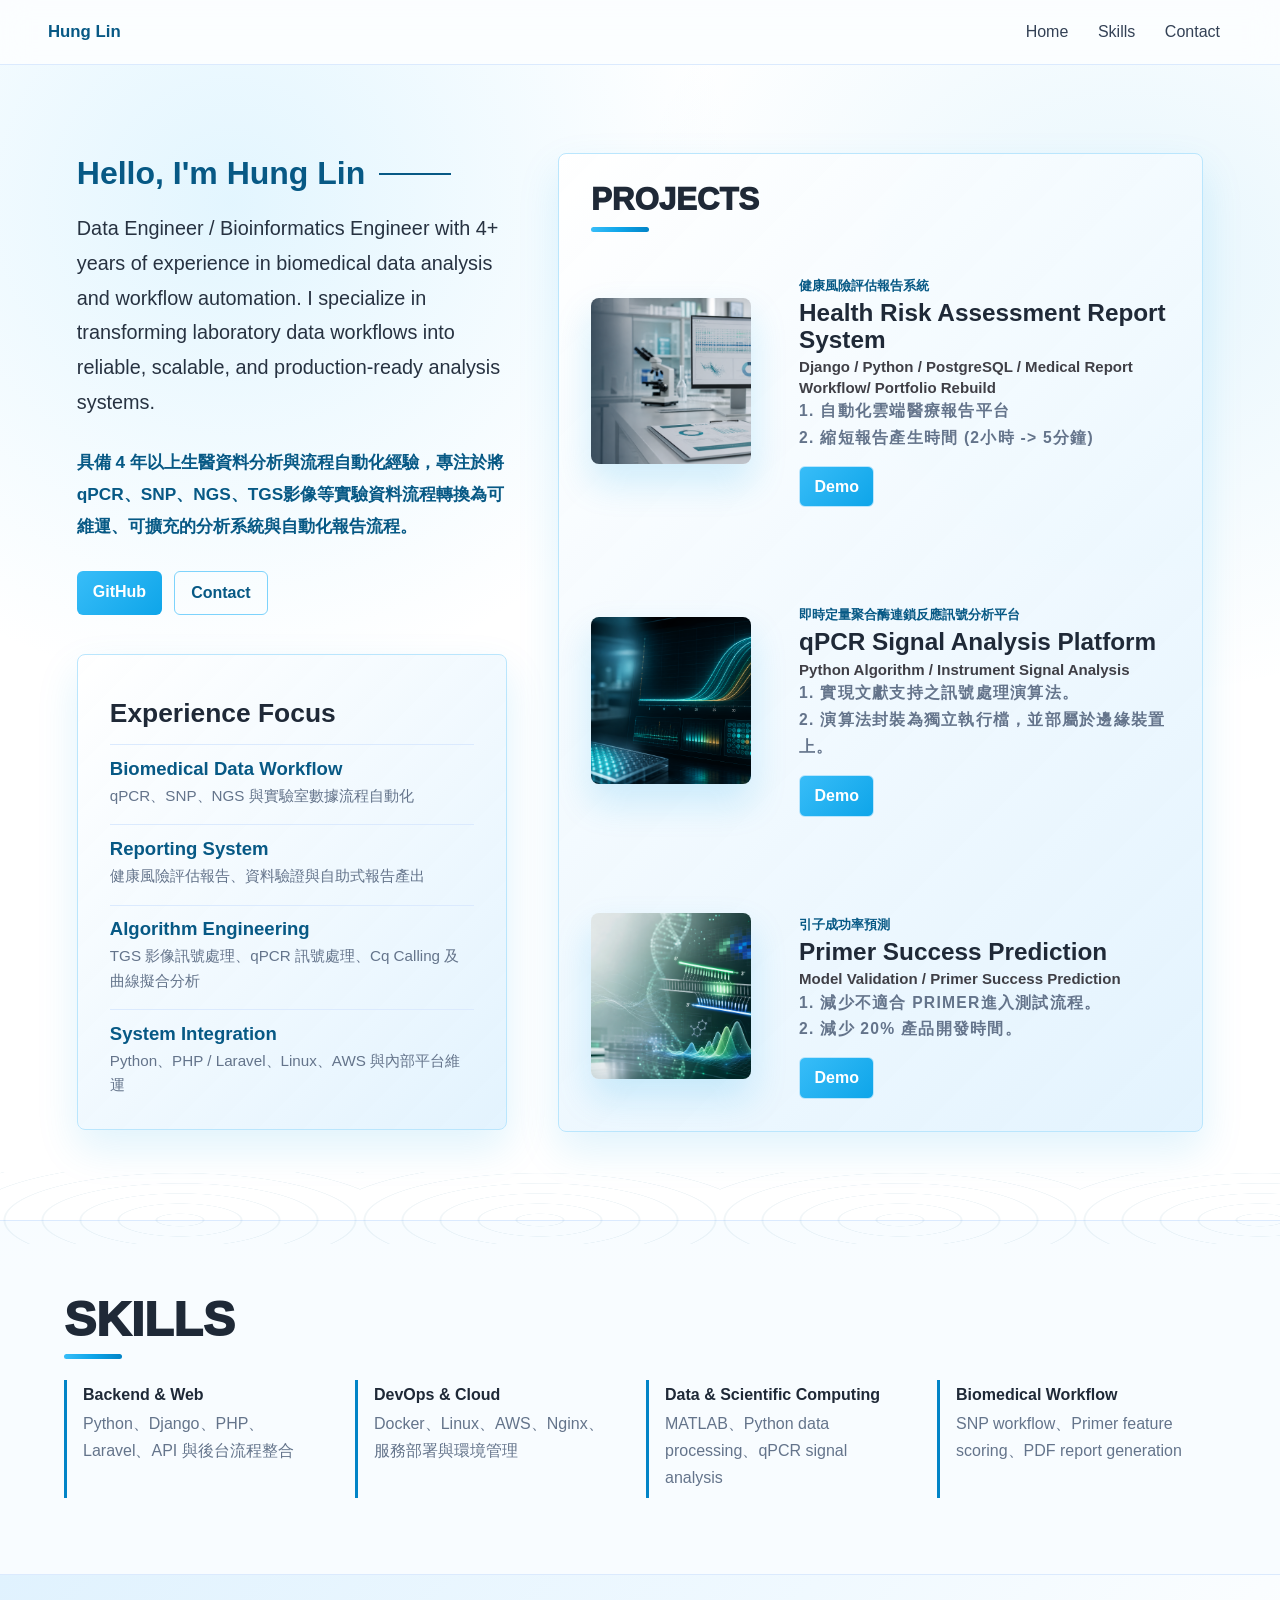
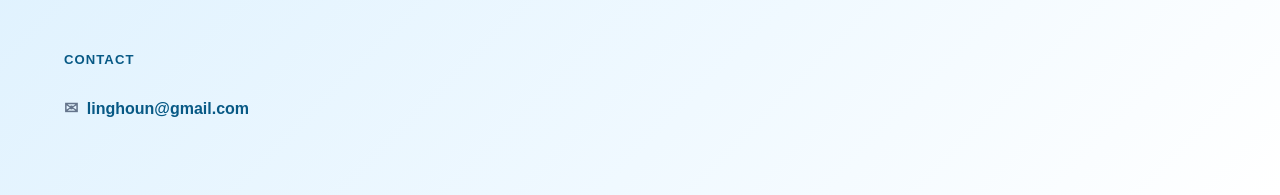
<file: sites/portfolio/index.html>
<!doctype html>
<html lang="zh-Hant">
  <head>
    <meta charset="utf-8">
    <meta name="viewport" content="width=device-width, initial-scale=1">
    <title>Hung Lin | Portfolio</title>
    <link rel="stylesheet" href="styles.css?v=20260610-hero-projects">
  </head>
  <body>
    <header class="topbar">
      <a class="brand" href="#top">Hung Lin</a>
      <nav aria-label="Portfolio navigation">
        <a href="#about">Home</a>
        <a href="#skills">Skills</a>
        <a href="#contact">Contact</a>
      </nav>
    </header>

    <main id="top">
      <section class="hero" id="about">
        <div class="hero-copy">
          <p class="intro-line">Hello, I'm Hung Lin</p>
          <span class="intro-en">Data Engineer / Bioinformatics Engineer with 4+ years of experience in biomedical data analysis and workflow automation. I specialize in transforming laboratory data workflows into reliable, scalable, and production-ready analysis systems.</span>
          <span class="intro-zh">具備 4 年以上生醫資料分析與流程自動化經驗，專注於將 qPCR、SNP、NGS、TGS影像等實驗資料流程轉換為可維運、可擴充的分析系統與自動化報告流程。</span>
          <div class="hero-actions">
            <a class="primary" href="https://github.com/pingkitaooji/portfolio" target="_blank" rel="noreferrer">GitHub</a>
            <a class="secondary" href="#contact">Contact</a>
          </div>
          <section class="profile-panel focus-panel" aria-label="Experience focus">
            <h1>Experience Focus</h1>
            <div class="profile-list">
              <div><strong>Biomedical Data Workflow</strong><small>qPCR、SNP、NGS 與實驗室數據流程自動化</small></div>
              <div><strong>Reporting System</strong><small>健康風險評估報告、資料驗證與自助式報告產出</small></div>
              <div><strong>Algorithm Engineering</strong><small>TGS 影像訊號處理、qPCR 訊號處理、Cq Calling 及曲線擬合分析</small></div>
              <div><strong>System Integration</strong><small>Python、PHP / Laravel、Linux、AWS 與內部平台維運</small></div>
            </div>
          </section>
        </div>

        <aside class="project-panel" id="projects" aria-label="Featured projects">
          <div class="experience-head">
            <h2>PROJECTS</h2>
          </div>
          <div class="experience-list hero-project-list">
            <article class="experience-item" id="health-risk">
              <img class="project-visual" src="assets/medical-genetics-hero.png" alt="健康風險評估報告系統示意圖">
              <div class="experience-copy">
                <span>健康風險評估報告系統</span>
                <h3>Health Risk Assessment Report System</h3>
                <strong>Django / Python / PostgreSQL / Medical Report Workflow/ Portfolio Rebuild</strong>
                <p>1. 自動化雲端醫療報告平台</p>
                <p>2. 縮短報告產生時間 (2小時 -> 5分鐘)</p>
                <div class="project-links">
                  <a class="site-link" href="https://health.hunglin-dev.com" data-local-url="http://127.0.0.1:8000/login/">Demo</a>
                </div>
              </div>
            </article>

            <article class="experience-item" id="cqcalling">
              <img class="project-visual" src="assets/cqcalling-hero.png" alt="CqCalling qPCR 訊號分析示意圖">
              <div class="experience-copy">
                <span>即時定量聚合酶連鎖反應訊號分析平台</span>
                <h3>qPCR Signal Analysis Platform</h3>
                <strong>Python Algorithm / Instrument Signal Analysis</strong>
                <p>1. 實現文獻支持之訊號處理演算法。</p>
                <p>2. 演算法封裝為獨立執行檔，並部屬於邊緣裝置上。</p>
                <div class="project-links">
                  <a class="site-link" href="https://cqcalling.hunglin-dev.com" data-local-url="http://127.0.0.1:8002/">Demo</a>
                </div>
              </div>
            </article>

            <article class="experience-item" id="primerqc">
              <img class="project-visual" src="assets/primerqc-hero.png" alt="PrimerQC primer 預測模型示意圖">
              <div class="experience-copy">
                <span>引子成功率預測</span>
                <h3>Primer Success Prediction</h3>
                <strong>Model Validation / Primer Success Prediction</strong>
                <p>1. 減少不適合 primer進入測試流程。</p>
                <p>2. 減少 20% 產品開發時間。</p>
                <div class="project-links">
                  <a class="site-link" href="https://primerqc.hunglin-dev.com" data-local-url="http://127.0.0.1:8003/">Demo</a>
                </div>
              </div>
            </article>
          </div>
        </aside>
      </section>

      <section id="skills" class="section split">
        <div class="section-head skills-head">
          <h2>SKILLS</h2>
        </div>
        <div class="skill-list">
          <div><strong>Backend & Web</strong><span>Python、Django、PHP、Laravel、API 與後台流程整合</span></div>
          <div><strong>DevOps & Cloud</strong><span>Docker、Linux、AWS、Nginx、服務部署與環境管理</span></div>
          <div><strong>Data & Scientific Computing</strong><span>MATLAB、Python data processing、qPCR signal analysis</span></div>
          <div><strong>Biomedical Workflow</strong><span>SNP workflow、Primer feature scoring、PDF report generation</span></div>
        </div>
      </section>

      <section id="contact" class="section contact">
        <p>Contact</p>

        <a class="mail-button" href="https://mail.google.com/mail/?view=cm&fs=1&to=linghoun@gmail.com&su=Portfolio%20Contact" target="_blank" rel="noreferrer" aria-label="Email linghoun@gmail.com">
          <span aria-hidden="true">✉</span>
          <strong>linghoun@gmail.com</strong>
        </a>
      </section>
    </main>
    <script src="dev-links.js"></script>
  </body>
</html>
</file>
<file: sites/portfolio/styles.css>
:root {
  --ink: #1f2937;
  --muted: #64748b;
  --line: #dbeafe;
  --surface: #ffffff;
  --teal: #38bdf8;
  --teal-dark: #075985;
  --blue: #0ea5e9;
  --amber: #7dd3fc;
  --coral: #0284c7;
  --soft: #f5fbff;
  --content-width: 100%;
  font-family: "Segoe UI", "Noto Sans TC", Arial, sans-serif;
}

* {
  box-sizing: border-box;
}

html {
  scroll-behavior: smooth;
}

body {
  margin: 0;
  background:
    linear-gradient(180deg, #e0f2fe 0%, #f5fbff 42%, #ffffff 100%);
  color: var(--ink);
}

a {
  color: inherit;
}

.topbar {
  align-items: center;
  backdrop-filter: blur(14px);
  background: rgba(255, 255, 255, 0.86);
  border-bottom: 1px solid var(--line);
  display: flex;
  justify-content: space-between;
  left: 0;
  padding: 0.9rem clamp(1rem, 4vw, 3rem);
  position: sticky;
  right: 0;
  top: 0;
  z-index: 10;
}

.brand {
  color: var(--teal-dark);
  font-size: 1.05rem;
  font-weight: 800;
  text-decoration: none;
}

nav {
  display: flex;
  gap: 0.35rem;
}

nav a {
  border-radius: 6px;
  color: #334155;
  padding: 0.55rem 0.75rem;
  text-decoration: none;
}

nav a:hover {
  background: #e0f2fe;
  color: var(--teal-dark);
}

.hero {
  align-items: center;
  background:
    radial-gradient(ellipse at 18% 12%, rgba(125, 211, 252, 0.22), transparent 34%),
    radial-gradient(ellipse at 88% 18%, rgba(14, 165, 233, 0.1), transparent 32%),
    #ffffff;
  border-bottom: 0;
  color: var(--ink);
  display: grid;
  gap: clamp(1.5rem, 4vw, 4.5rem);
  grid-template-columns: minmax(0, 0.4fr) minmax(0, 0.6fr);
  margin-inline: auto;
  min-height: 66vh;
  padding-inline: clamp(1.5rem, 6vw, 6rem);
  padding-block: clamp(3rem, 7vw, 5.5rem);
  position: relative;
  width: var(--content-width);
}

.hero::after {
  background:
    repeating-radial-gradient(ellipse at center, transparent 0 22px, rgba(7, 89, 133, 0.16) 23px 24px, transparent 25px 38px);
  background-size: 360px 96px;
  bottom: -1.5rem;
  content: "";
  height: 72px;
  left: 0;
  opacity: 0.35;
  pointer-events: none;
  position: absolute;
  right: 0;
}

.hero-copy {
  max-width: none;
}

.hero p,
.section-head p,
.contact p {
  color: var(--teal);
  font-size: 0.82rem;
  font-weight: 800;
  letter-spacing: 0.08em;
  margin: 0 0 0.65rem;
  text-transform: uppercase;
}

.hero .intro-line {
  align-items: center;
  color: var(--teal-dark);
  display: flex;
  gap: 0.85rem;
  letter-spacing: 0;
  text-transform: none;
  font-size: 2rem;
}

.hero .intro-line::after {
  background: currentColor;
  content: "";
  display: inline-block;
  height: 2px;
  width: 72px;
}

.hero h1,
.hero h2 {
  font-size: clamp(2rem, 4.8vw, 4.1rem);
  line-height: 1.1;
  margin: 0;
  max-width: 940px;
}

.hero span {
  color: var(--muted);
  display: block;
  font-size: 1.08rem;
  line-height: 1.8;
  margin-top: 1.2rem;
  max-width: 720px;
}

.hero .intro-en {
  color: #273241;
  font-size: clamp(1.05rem, 1.55vw, 1.3rem);
  line-height: 1.75;
  max-width: 820px;
}

.hero .intro-zh {
  color: var(--teal-dark);
  font-size: clamp(1rem, 1.35vw, 1.16rem);
  font-weight: 800;
  line-height: 1.85;
  margin-top: 1.7rem;
  max-width: 820px;
}

.hero-actions {
  display: flex;
  flex-wrap: wrap;
  gap: 0.75rem;
  margin-top: 1.8rem;
}

.hero-actions a,
.project a {
  border-radius: 6px;
  font-weight: 800;
  padding: 0.75rem 1rem;
  text-decoration: none;
}

.primary {
  background: linear-gradient(135deg, var(--teal), var(--blue));
  color: #fff;
}

.secondary {
  border: 1px solid #7dd3fc;
  color: var(--teal-dark);
}

.profile-panel,
.project-panel,
.focus-panel {
  align-self: stretch;
  background:
    linear-gradient(135deg, rgba(255, 255, 255, 0.98), rgba(224, 242, 254, 0.9));
  border: 1px solid #bae6fd;
  border-radius: 8px;
  box-shadow: 0 18px 42px rgba(14, 165, 233, 0.13);
  color: var(--ink);
  justify-self: start;
  max-width: none;
  padding: clamp(1.25rem, 3vw, 2rem);
  width: 100%;
}

.profile-panel > span {
  color: var(--teal);
  font-size: clamp(0.95rem, 1.2vw, 1.1rem);
  font-weight: 900;
  letter-spacing: 0.08em;
  text-transform: uppercase;
}

.profile-panel h1,
.profile-panel h2,
.project-panel h1,
.focus-panel h2 {
  font-size: clamp(0.95rem, 2.8vw, 1.65rem);
  line-height: 1.15;
  margin: 0.7rem 0 1rem;
}

.project-panel h1,
.focus-panel h2 {
  color: var(--teal-dark);
  letter-spacing: 0.08em;
}

.project-mini-list,
.profile-list {
  display: grid;
  gap: 1rem;
}

.project-mini-list {
  gap: 1.15rem;
}

.project-mini-card {
  align-items: stretch;
  border: 1px solid var(--line);
  border-radius: 8px;
  color: inherit;
  display: grid;
  gap: 1rem;
  grid-template-columns: minmax(150px, 0.42fr) minmax(0, 1fr);
  overflow: hidden;
  text-decoration: none;
  transition: border-color 160ms ease, box-shadow 160ms ease, transform 160ms ease;
}

.project-mini-card img {
  display: block;
  height: 100%;
  min-height: 150px;
  object-fit: cover;
  width: 100%;
}

.project-mini-card span,
.project-mini-card strong,
.project-mini-card small {
  display: block;
}

.project-mini-card span {
  color: var(--teal-dark);
  font-size: 0.78rem;
  font-weight: 950;
  letter-spacing: 0.04em;
  text-transform: uppercase;
}

.project-mini-card strong {
  color: var(--ink);
  font-size: clamp(1rem, 1.35vw, 1.18rem);
  line-height: 1.25;
  margin-top: 0.25rem;
}

.project-mini-card small,
.project-mini-card p {
  color: var(--muted);
  line-height: 1.45;
}

.project-mini-card small {
  margin: 0.35rem 0 0;
}

.project-mini-card p {
  font-size: 0.95rem;
  margin: 0.55rem 0 0;
}

.project-mini-card > div {
  align-self: center;
  padding: 1rem 1rem 1rem 0;
}

.project-mini-card:hover {
  border-color: #7dd3fc;
  box-shadow: 0 12px 28px rgba(14, 165, 233, 0.12);
  transform: translateY(-1px);
}

.project-mini-card:hover strong {
  color: var(--teal-dark);
}

.project-panel .experience-head {
  margin-bottom: 1.4rem;
  text-align: left;
}

.project-panel .experience-head h2 {
  font-size: clamp(0.95rem, 3.8vw, 1.95rem);
}

.project-panel .experience-head h2::after {
  margin-left: 0;
  margin-right: 0;
}

.hero-project-list {
  gap: clamp(1.4rem, 3vw, 2.4rem);
}

.hero-project-list .experience-item,
.hero-project-list .experience-item.reverse {
  align-items: center;
  grid-template-columns: minmax(160px, 0.42fr) minmax(0, 1fr);
}

.hero-project-list .project-visual {
  height: clamp(140px, 13vw, 190px);
}

.hero-project-list .experience-copy {
  text-align: left;
}

.hero-project-list .experience-copy p {
  font-size: 0.98rem;
}

.hero-project-list .experience-copy span {
  font-size: 0.82rem;
}

.hero-project-list .experience-copy h3 {
  font-size: clamp(1.18rem, 1.9vw, 1.55rem);
}

.hero-project-list .experience-copy strong {
  font-size: 0.94rem;
}

.hero-project-list .project-links {
  justify-content: flex-start;
}

.project-quick-card {
  border-top: 1px solid var(--line);
  color: inherit;
  display: block;
  padding-top: 0.9rem;
  text-decoration: none;
}

.project-quick-card strong,
.project-quick-card span {
  display: block;
}

.project-quick-card strong {
  color: var(--teal-dark);
  font-size: clamp(1.05rem, 1.45vw, 1.25rem);
  margin-bottom: 0.25rem;
}

.project-quick-card span {
  color: var(--muted);
  line-height: 1.55;
}

.project-quick-card:hover strong {
  color: var(--blue);
}

.profile-list div {
  border-top: 1px solid var(--line);
  padding-top: 0.8rem;
}

.profile-list strong,
.profile-list small {
  display: block;
}

.profile-list strong {
  color: var(--teal-dark);
  font-size: clamp(1.05rem, 1.45vw, 1.25rem);
  margin-bottom: 0.25rem;
}

.profile-list small {
  color: var(--muted);
  font-size: clamp(0.95rem, 1.15vw, 1.05rem);
  line-height: 1.6;
}

.focus-panel {
  align-self: center;
  justify-self: start;
  margin-top: clamp(1.5rem, 3vw, 2.5rem);
  max-width: min(100%, 620px);
  width: fit-content;
}

.focus-panel .profile-list {
  width: fit-content;
  max-width: 100%;
}

.focus-panel .profile-list div {
  max-width: 560px;
}

.section {
  margin-inline: auto;
  padding-inline: clamp(1.5rem, 6vw, 6rem);
  padding-block: clamp(2.5rem, 6vw, 5rem);
  width: var(--content-width);
}

.section-head {
  align-items: end;
  display: flex;
  justify-content: space-between;
  margin-bottom: 1.3rem;
}

.section .skills-head h2 {
  color: #1f2937;
  font-size: clamp(1.7rem, 4vw, 3rem);
  font-weight: 950;
  letter-spacing: 0;
  line-height: 0.9;
  margin: 0;
  position: relative;
}

.section .skills-head h2::after {
  background: linear-gradient(90deg, var(--teal), var(--blue), var(--coral));
  border-radius: 999px;
  content: "";
  display: block;
  height: 5px;
  margin-top: 0.8rem;
  width: 58px;
}

.experience-head {
  margin-bottom: clamp(2rem, 5vw, 4rem);
  text-align: center;
}

.experience-head h2 {
  color: #1f2937;
  font-size: clamp(3.2rem, 8vw, 6rem);
  font-weight: 950;
  letter-spacing: 0;
  line-height: 0.9;
  margin: 0;
  position: relative;
}

.experience-head h2::after {
  background: linear-gradient(90deg, var(--teal), var(--blue), var(--coral));
  border-radius: 999px;
  content: "";
  display: block;
  height: 5px;
  margin: 0.8rem auto 0;
  width: 58px;
}

.section h2,
.contact h2 {
  font-size: clamp(1.7rem, 3vw, 2.6rem);
  line-height: 1.2;
  margin: 0;
}

.experience-list {
  display: grid;
  gap: clamp(2.2rem, 6vw, 5rem);
}

.experience-item {
  align-items: center;
  display: grid;
  gap: clamp(1.4rem, 4vw, 3rem);
  grid-template-columns: minmax(240px, 360px) minmax(0, 1fr);
}

.experience-item.reverse {
  grid-template-columns: minmax(0, 1fr) minmax(240px, 360px);
}

.experience-item.reverse .project-visual {
  grid-column: 2;
  grid-row: 1;
}

.experience-item.reverse .experience-copy {
  grid-column: 1;
  grid-row: 1;
  text-align: right;
}

.project-visual {
  border-radius: 8px;
  box-shadow: 0 18px 36px rgba(14, 165, 233, 0.18);
  display: block;
  height: clamp(150px, 16vw, 210px);
  object-fit: cover;
  object-position: center;
  width: 100%;
}

.experience-copy span {
  color: var(--teal-dark);
  display: block;
  font-size: 0.95rem;
  font-weight: 950;
  letter-spacing: 0;
  text-transform: uppercase;
}

.experience-copy h3 {
  color: #1f2937;
  font-size: clamp(1.45rem, 2.4vw, 2rem);
  line-height: 1.1;
  margin: 0.15rem 0 0.25rem;
}

.experience-copy strong,
.experience-copy small {
  display: block;
  line-height: 1.35;
}

.experience-copy strong {
  color: #3f3f46;
  font-size: 1rem;
}

.experience-copy small {
  color: #7c7c80;
  font-size: 0.95rem;
  margin-bottom: 1.1rem;
}

.experience-copy p,
.skill-list span,
.contact span {
  color: var(--muted);
  line-height: 1.7;
}

.experience-copy p {
  font-size: clamp(1rem, 1.7vw, 1.18rem);
  margin: 0;
  max-width: 820px;
}

.experience-item.reverse .experience-copy p {
  margin-left: auto;
}

.project-links {
  display: flex;
  flex-wrap: wrap;
  gap: 0.65rem;
  margin-top: 0.9rem;
}

.experience-item.reverse .project-links {
  justify-content: flex-end;
}

.project-links a {
  border: 1px solid #bae6fd;
  border-radius: 6px;
  color: var(--teal-dark);
  font-weight: 800;
  padding: 0.68rem 0.9rem;
  text-decoration: none;
}

.project-links a:first-child {
  background: linear-gradient(135deg, var(--teal), var(--blue));
  color: #fff;
}

.split {
  background: rgba(248, 252, 255, 0.92);
  border-block: 1px solid var(--line);
  padding-inline: clamp(1rem, 5vw, 5rem);
  width: 100%;
}

.split > * {
  margin-inline: auto;
  max-width: none;
}

.skill-list {
  display: grid;
  gap: 0.75rem;
  grid-template-columns: repeat(4, minmax(0, 1fr));
}

.skill-list div {
  border-left: 3px solid var(--coral);
  padding: 0.4rem 1rem;
}

.skill-list strong,
.skill-list span {
  display: block;
}

.skill-list strong {
  margin-bottom: 0.35rem;
}

.contact {
  background: linear-gradient(135deg, #e0f2fe, #f0f9ff 55%, #ffffff);
  color: var(--ink);
  padding-inline: clamp(1rem, 5vw, 5rem);
  width: 100%;
}

.contact > * {
  margin-inline: auto;
  max-width: none;
}

.contact p {
  color: var(--teal-dark);
}

.contact span {
  color: var(--muted);
}

.mail-button {
  align-items: center;
  background: transparent;
  border-radius: 0;
  color: var(--teal-dark);
  gap: 0.55rem;
  display: inline-flex;
  font-weight: 900;
  margin-top: 1.4rem;
  padding: 0;
  text-decoration: none;
}

.mail-button span {
  font-size: 1.05rem;
  line-height: 1;
}

.mail-button strong {
  font-size: 1rem;
}

@media (max-width: 760px) {
  :root {
    --content-width: 100%;
  }
}

@media (max-width: 980px) {
  .hero {
    grid-template-columns: 1fr;
  }

  .experience-item,
  .experience-item.reverse,
  .skill-list {
    grid-template-columns: 1fr;
  }

  .experience-item.reverse .project-visual,
  .experience-item.reverse .experience-copy {
    grid-column: auto;
    grid-row: auto;
  }

  .experience-item.reverse .experience-copy {
    text-align: left;
  }

  .experience-item.reverse .experience-copy p {
    margin-left: 0;
  }

  .experience-item.reverse .project-links {
    justify-content: flex-start;
  }

  .section-head {
    align-items: start;
    flex-direction: column;
  }
}

@media (max-width: 640px) {
  .topbar {
    align-items: start;
    flex-direction: column;
    gap: 0.65rem;
  }

  nav {
    flex-wrap: wrap;
  }

  .project-mini-card {
    grid-template-columns: 1fr;
  }

  .project-mini-card img {
    height: 160px;
  }

  .project-mini-card > div {
    padding: 0 1rem 1rem;
  }
}
</file>
